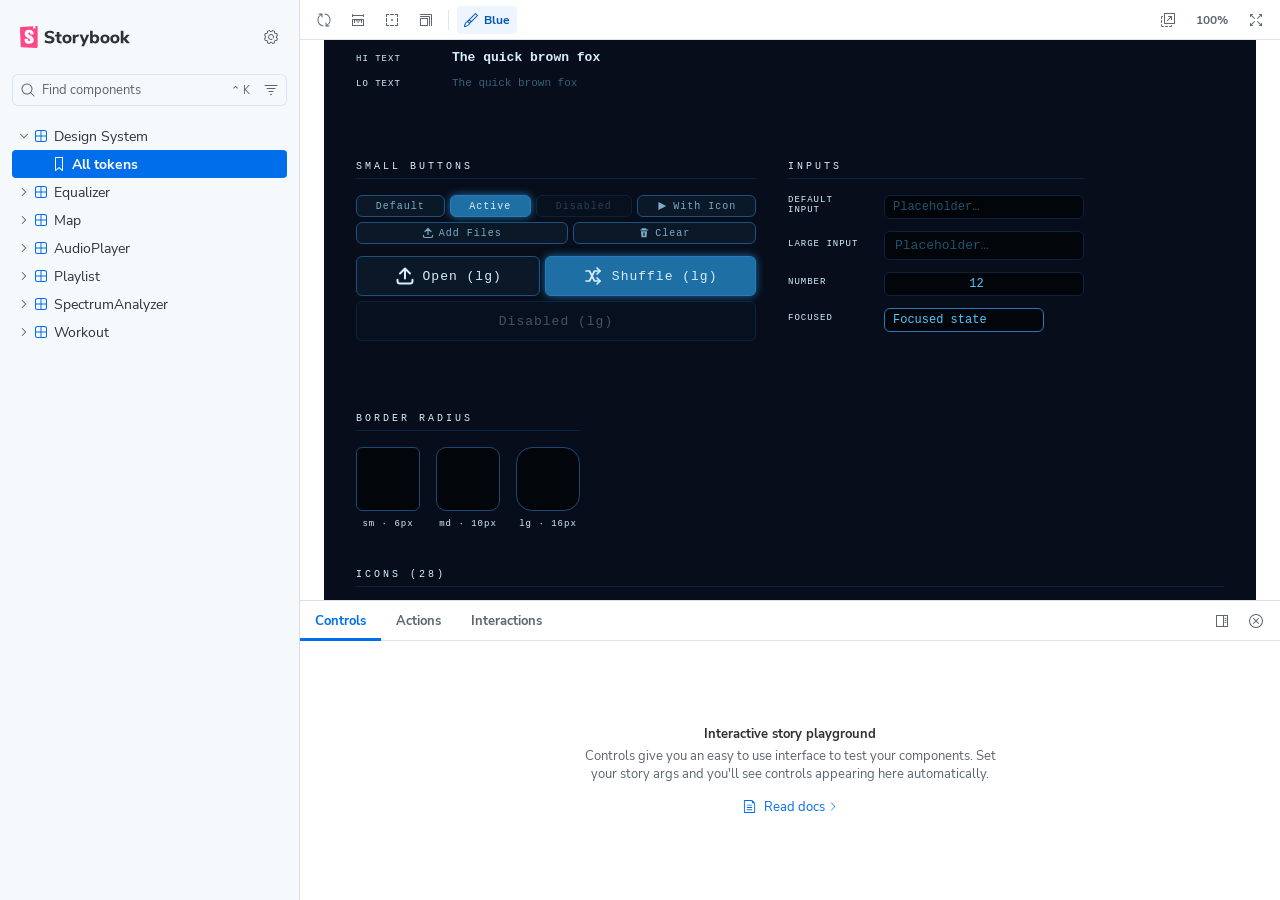
<file: index.html>
<!DOCTYPE html>
<html lang="en">
  <head>
    <meta charset="utf-8" />

    <title>storybook - Storybook</title>
    <meta name="viewport" content="width=device-width, initial-scale=1" />

    
    <link rel="icon" type="image/svg+xml" href="./favicon.svg" />
    
    <style>
      @font-face {
        font-family: 'Nunito Sans';
        font-style: normal;
        font-weight: 400;
        font-display: swap;
        src: url('./sb-common-assets/nunito-sans-regular.woff2') format('woff2');
      }

      @font-face {
        font-family: 'Nunito Sans';
        font-style: italic;
        font-weight: 400;
        font-display: swap;
        src: url('./sb-common-assets/nunito-sans-italic.woff2') format('woff2');
      }

      @font-face {
        font-family: 'Nunito Sans';
        font-style: normal;
        font-weight: 700;
        font-display: swap;
        src: url('./sb-common-assets/nunito-sans-bold.woff2') format('woff2');
      }

      @font-face {
        font-family: 'Nunito Sans';
        font-style: italic;
        font-weight: 700;
        font-display: swap;
        src: url('./sb-common-assets/nunito-sans-bold-italic.woff2') format('woff2');
      }
    </style>

    <link href="./sb-manager/runtime.js" rel="modulepreload" />

    
    <link href="./sb-addons/common-manager-bundle.js" rel="modulepreload" />
      <style>
    #storybook-checklist-widget {
        display: none !important;
    }
</style>
 

    <style>
      #storybook-root[hidden] {
        display: none !important;
      }
    </style>

    
  </head>
  <body>
    <div id="root"></div>

    
    <script>
      
        
          window['FEATURES'] = {
  "actions": true,
  "argTypeTargetsV7": true,
  "backgrounds": true,
  "changeDetection": true,
  "componentsManifest": false,
  "controls": true,
  "disallowImplicitActionsInRenderV8": true,
  "highlight": true,
  "interactions": true,
  "legacyDecoratorFileOrder": false,
  "measure": true,
  "outline": true,
  "sidebarOnboardingChecklist": true,
  "viewport": true
};
        
      
        
          window['REFS'] = {};
        
      
        
          window['LOGLEVEL'] = "info";
        
      
        
          window['DOCS_OPTIONS'] = {};
        
      
        
          window['CONFIG_TYPE'] = "PRODUCTION";
        
      
        
      
        
      
        
          window['TAGS_OPTIONS'] = {};
        
      
        
          window['STORYBOOK_BUILDER'] = "vite";
        
      
        
          window['STORYBOOK_FRAMEWORK'] = "react-vite";
        
      
        
          window['STORYBOOK_RENDERER'] = "react";
        
      
        
      
    </script>
    

    <script type="module">
      import './sb-manager/globals-runtime.js';

      
        import './sb-addons/common-manager-bundle.js';
      

      import './sb-manager/runtime.js';
    </script>
  </body>
</html>
</file>
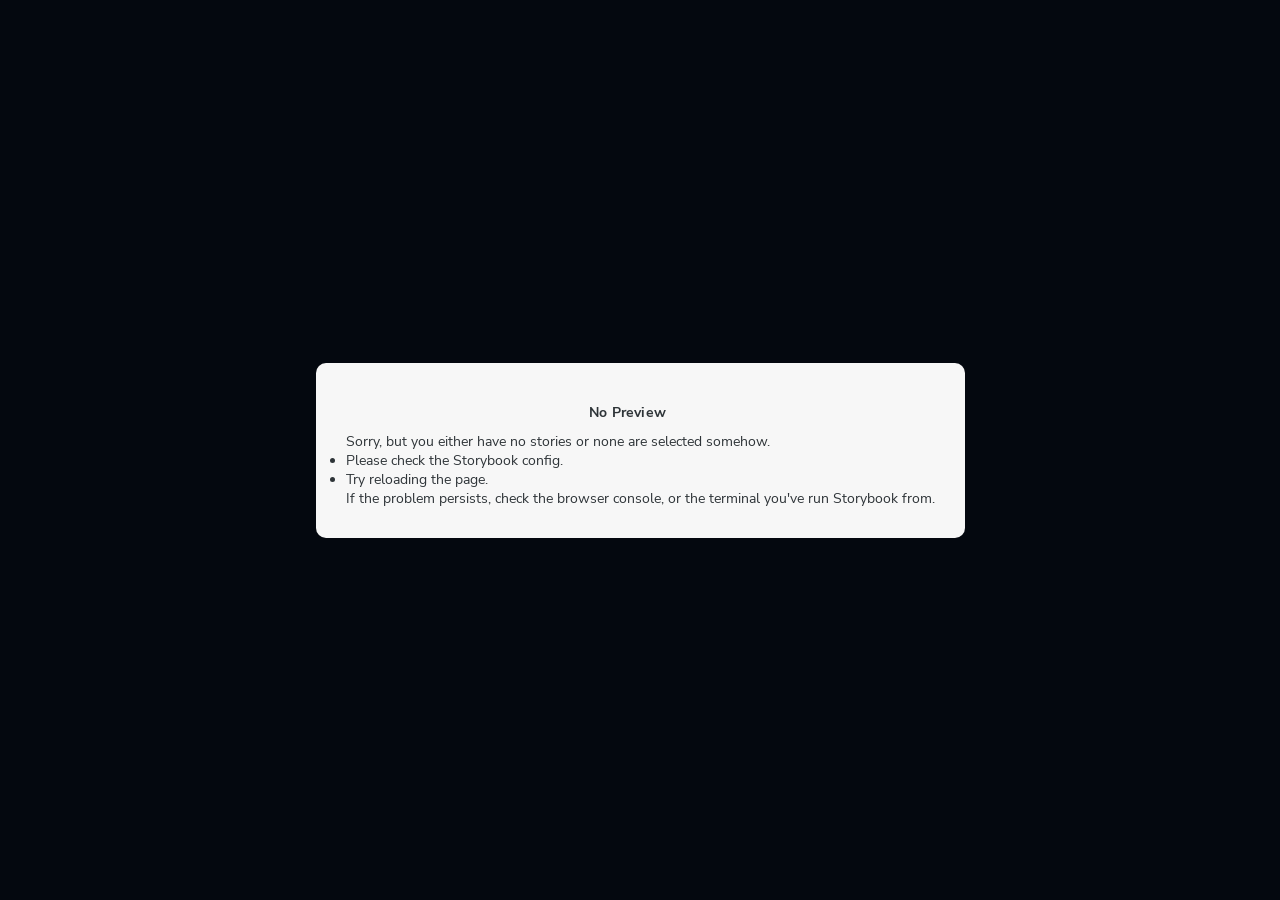
<file: iframe.html>
<!doctype html>
<!--suppress HtmlUnknownTarget -->
<html lang="en">
  <head><script type="module" src="./vite-inject-mocker-entry.js"></script>
    <meta charset="utf-8" />
    <title>Storybook</title>
    <meta name="viewport" content="width=device-width, initial-scale=1" />

    <style>
      @font-face {
        font-family: 'Nunito Sans';
        font-style: normal;
        font-weight: 400;
        font-display: swap;
        src: url('./sb-common-assets/nunito-sans-regular.woff2') format('woff2');
      }

      @font-face {
        font-family: 'Nunito Sans';
        font-style: italic;
        font-weight: 400;
        font-display: swap;
        src: url('./sb-common-assets/nunito-sans-italic.woff2') format('woff2');
      }

      @font-face {
        font-family: 'Nunito Sans';
        font-style: normal;
        font-weight: 700;
        font-display: swap;
        src: url('./sb-common-assets/nunito-sans-bold.woff2') format('woff2');
      }

      @font-face {
        font-family: 'Nunito Sans';
        font-style: italic;
        font-weight: 700;
        font-display: swap;
        src: url('./sb-common-assets/nunito-sans-bold-italic.woff2') format('woff2');
      }
    </style>

    <script>
      window.CONFIG_TYPE = 'PRODUCTION';
      window.LOGLEVEL = 'info';
      window.FRAMEWORK_OPTIONS = {"viteConfigPath":"../vite.config.js"};
      window.CHANNEL_OPTIONS = {};
      window.FEATURES = {"actions":true,"argTypeTargetsV7":true,"backgrounds":true,"changeDetection":true,"componentsManifest":false,"controls":true,"disallowImplicitActionsInRenderV8":true,"highlight":true,"interactions":true,"legacyDecoratorFileOrder":false,"measure":true,"outline":true,"sidebarOnboardingChecklist":true,"viewport":true};
      window.STORIES = [{"titlePrefix":"","directory":"../packages","files":"*/src/**/*.stories.@(js|jsx)","importPathMatcher":"^(?:\\.\\.\\/packages\\/(?!\\.)(?=.)[^/]*?\\/src(?:\\/(?!\\.)(?:(?:(?!(?:^|\\/)\\.).)*?)\\/|\\/|$)(?!\\.)(?=.)[^/]*?\\.stories\\.(js|jsx))$"}];
      window.DOCS_OPTIONS = {};
      window.TAGS_OPTIONS = {};

      

      // We do this so that "module && module.hot" etc. in Storybook source code
      // doesn't fail (it will simply be disabled)
      window.module = undefined;
      window.global = window;
    </script>
    <base target="_parent" />

<style>
  /* While we aren't showing the main block yet, but still preparing, we want everything the user has rendered, which may or may not be in #storybook-root, to be display none */
  .sb-show-preparing-story:not(.sb-show-main) > :not(.sb-preparing-story) {
    display: none;
  }

  .sb-show-preparing-docs:not(.sb-show-main) > :not(.sb-preparing-docs) {
    display: none;
  }

  /* Hide our own blocks when we aren't supposed to be showing them */
  :not(.sb-show-preparing-story) > .sb-preparing-story,
  :not(.sb-show-preparing-docs) > .sb-preparing-docs,
  :not(.sb-show-nopreview) > .sb-nopreview,
  :not(.sb-show-errordisplay) > .sb-errordisplay {
    display: none;
  }

  .sb-show-main.sb-main-centered {
    margin: 0;
    display: flex;
    align-items: center;
    min-height: 100vh;
  }

  .sb-show-main.sb-main-centered #storybook-root {
    box-sizing: border-box;
    margin: auto;
    padding: 1rem;
    max-height: 100%;
    /* Hack for centering correctly in IE11 */
  }

  /* Vertical centering fix for IE11 */
  @media screen and (-ms-high-contrast: none), (-ms-high-contrast: active) {
    .sb-show-main.sb-main-centered:after {
      content: '';
      min-height: inherit;
      font-size: 0;
    }
  }

  .sb-show-main.sb-main-fullscreen {
    margin: 0;
    padding: 0;
    display: block;
  }

  .sb-show-main.sb-main-padded {
    margin: 0;
    padding: 1rem;
    display: block;
    box-sizing: border-box;
  }

  .sb-wrapper {
    position: fixed;
    top: 0;
    bottom: 0;
    left: 0;
    right: 0;
    box-sizing: border-box;

    padding: 40px;
    font-family:
      'Nunito Sans',
      -apple-system,
      '.SFNSText-Regular',
      'San Francisco',
      BlinkMacSystemFont,
      'Segoe UI',
      'Helvetica Neue',
      Helvetica,
      Arial,
      sans-serif;
    -webkit-font-smoothing: antialiased;
    overflow: auto;
  }

  @media (max-width: 700px) {
    .sb-wrapper {
      padding: 20px;
    }
  }

  @media (max-width: 500px) {
    .sb-wrapper {
      padding: 10px;
    }
  }

  .sb-heading {
    font-size: 14px;
    font-weight: 600;
    letter-spacing: 0.2px;
    margin: 10px 0;
    padding-right: 25px;
  }

  .sb-nopreview {
    display: flex;
    align-content: center;
    justify-content: center;
    box-sizing: border-box;
  }

  .sb-nopreview_main {
    margin: auto;
    padding: 30px;
    border-radius: 10px;
    background: rgb(247, 247, 247);
    color: rgb(46, 52, 56);
  }

  .sb-nopreview_main * {
    background: rgb(247, 247, 247);
    color: rgb(46, 52, 56);
  }

  .sb-nopreview_heading {
    text-align: center;
  }

  .sb-errordisplay {
    background: #f6f9fc;
    color: black;
    z-index: 999999;
    width: 100vw;
    min-height: 100vh;
    box-sizing: border-box;
  }

  .sb-errordisplay_main {
    margin: auto;
    padding: 24px;
    display: flex;
    box-sizing: border-box;

    flex-direction: column;
    min-height: 100%;
    width: 100%;
    border-radius: 6px;
    background: white;
    color: black;
    border: 1px solid #ff0000;
    box-shadow: 0 0 64px rgba(0, 0, 0, 0.1);
    gap: 24px;
  }

  .sb-errordisplay_main ol {
    padding-left: 18px;
    margin: 0;
  }

  /* Redefine colors to ensure readability regardless of user-provided * selectors. */
  .sb-errordisplay_main * {
    background: white;
    color: black;
  }

  /* Exclude error code block from the universal reset to preserve ANSI colors and dark theme */
  .sb-errordisplay_main .sb-errordisplay_code,
  .sb-errordisplay_main .sb-errordisplay_code * {
    background: #242424;
    color: #c6c6c6;
  }

  .sb-errordisplay_main h1 {
    font-family: inherit;
    font-size: 22px;
    font-weight: 400;
    line-height: 30px;
    margin: 0;
  }

  .sb-errordisplay_main h1::before {
    content: '';
    display: inline-block;
    width: 12px;
    height: 12px;
    background: #ff4400;
    border-radius: 50%;
    margin-right: 8px;
  }

  .sb-errordisplay_main p,
  .sb-errordisplay_main ol {
    font-family: inherit;
    font-size: 14px;
    font-weight: 400;
    line-height: 19px;
    margin: 0;
  }

  .sb-errordisplay_main li + li {
    margin: 0;
    padding: 0;
    padding-top: 12px;
  }

  .sb-errordisplay_main a {
    color: currentColor;
  }

  .sb-errordisplay_main .sb-errordisplay_code {
    padding: 10px;
    flex: 1;
    background: #242424;
    color: #c6c6c6;
    box-sizing: border-box;

    font-size: 14px;
    font-weight: 400;
    line-height: 19px;
    border-radius: 4px;

    font-family:
      'Operator Mono', 'Fira Code Retina', 'Fira Code', 'FiraCode-Retina', 'Andale Mono',
      'Lucida Console', Consolas, Monaco, monospace;
    margin: 0;
    overflow: auto;
  }

  .sb-errordisplay_main .sb-errordisplay_code code {
    background-color: inherit;
    color: inherit;
  }

  .sb-errordisplay_main .sb-errordisplay_code {
    white-space: pre-wrap;
  }

  @-webkit-keyframes sb-rotate360 {
    from {
      transform: rotate(0deg);
    }

    to {
      transform: rotate(360deg);
    }
  }

  @keyframes sb-rotate360 {
    from {
      transform: rotate(0deg);
    }

    to {
      transform: rotate(360deg);
    }
  }

  @-webkit-keyframes sb-glow {
    0%,
    100% {
      opacity: 1;
    }

    50% {
      opacity: 0.4;
    }
  }

  @keyframes sb-glow {
    0%,
    100% {
      opacity: 1;
    }

    50% {
      opacity: 0.4;
    }
  }

  /* We display the preparing loaders *over* the rendering story */
  .sb-preparing-story,
  .sb-preparing-docs {
    background-color: white;
    /* Maximum possible z-index. It would be better to use stacking contexts to ensure it's always
    on top, but this isn't possible as it would require making CSS changes that could affect user code */
    z-index: 2147483647;
  }

  .sb-loader {
    -webkit-animation: sb-rotate360 0.7s linear infinite;
    animation: sb-rotate360 0.7s linear infinite;
    border-color: rgba(97, 97, 97, 0.29);
    border-radius: 50%;
    border-style: solid;
    border-top-color: #646464;
    border-width: 2px;
    display: inline-block;
    height: 32px;
    left: 50%;
    margin-left: -16px;
    margin-top: -16px;
    mix-blend-mode: difference;
    overflow: hidden;
    position: absolute;
    top: 50%;
    transition: all 200ms ease-out;
    vertical-align: top;
    width: 32px;
    z-index: 4;
  }

  .sb-previewBlock {
    background: #fff;
    border: 1px solid rgba(0, 0, 0, 0.1);
    border-radius: 4px;
    box-shadow: rgba(0, 0, 0, 0.1) 0 1px 3px 0;
    margin: 25px auto 40px;
    max-width: 600px;
  }

  .sb-previewBlock_header {
    align-items: center;
    box-shadow: rgba(0, 0, 0, 0.1) 0 -1px 0 0 inset;
    display: flex;
    gap: 14px;
    height: 40px;
    padding: 0 12px;
  }

  .sb-previewBlock_icon {
    -webkit-animation: sb-glow 1.5s ease-in-out infinite;
    animation: sb-glow 1.5s ease-in-out infinite;
    background: #e6e6e6;
    height: 14px;
    width: 14px;
  }

  .sb-previewBlock_icon:last-child {
    margin-left: auto;
  }

  .sb-previewBlock_body {
    -webkit-animation: sb-glow 1.5s ease-in-out infinite;
    animation: sb-glow 1.5s ease-in-out infinite;
    height: 182px;
    position: relative;
  }

  .sb-argstableBlock {
    border-collapse: collapse;
    border-spacing: 0;
    font-size: 13px;
    line-height: 20px;
    margin: 25px auto 40px;
    max-width: 600px;
    text-align: left;
    width: 100%;
  }

  .sb-argstableBlock th:first-of-type,
  .sb-argstableBlock td:first-of-type {
    padding-left: 20px;
  }

  .sb-argstableBlock th:nth-of-type(2),
  .sb-argstableBlock td:nth-of-type(2) {
    width: 35%;
  }

  .sb-argstableBlock th:nth-of-type(3),
  .sb-argstableBlock td:nth-of-type(3) {
    width: 15%;
  }

  .sb-argstableBlock th:last-of-type,
  .sb-argstableBlock td:last-of-type {
    width: 25%;
    padding-right: 20px;
  }

  .sb-argstableBlock th span,
  .sb-argstableBlock td span {
    -webkit-animation: sb-glow 1.5s ease-in-out infinite;
    animation: sb-glow 1.5s ease-in-out infinite;
    background-color: rgba(0, 0, 0, 0.1);
    border-radius: 0;
    box-shadow: none;
    color: transparent;
  }

  .sb-argstableBlock th {
    padding: 10px 15px;
  }

  .sb-argstableBlock-body {
    border-radius: 4px;
    box-shadow:
      rgba(0, 0, 0, 0.1) 0 1px 3px 1px,
      rgba(0, 0, 0, 0.065) 0 0 0 1px;
  }

  .sb-argstableBlock-body tr {
    background: transparent;
    overflow: hidden;
  }

  .sb-argstableBlock-body tr:not(:first-child) {
    border-top: 1px solid #e6e6e6;
  }

  .sb-argstableBlock-body tr:first-child td:first-child {
    border-top-left-radius: 4px;
  }

  .sb-argstableBlock-body tr:first-child td:last-child {
    border-top-right-radius: 4px;
  }

  .sb-argstableBlock-body tr:last-child td:first-child {
    border-bottom-left-radius: 4px;
  }

  .sb-argstableBlock-body tr:last-child td:last-child {
    border-bottom-right-radius: 4px;
  }

  .sb-argstableBlock-body td {
    background: #fff;
    padding-bottom: 10px;
    padding-top: 10px;
    vertical-align: top;
  }

  .sb-argstableBlock-body td:not(:first-of-type) {
    padding-left: 15px;
    padding-right: 15px;
  }

  .sb-argstableBlock-body button {
    -webkit-animation: sb-glow 1.5s ease-in-out infinite;
    animation: sb-glow 1.5s ease-in-out infinite;
    background-color: rgba(0, 0, 0, 0.1);
    border: 0;
    border-radius: 0;
    box-shadow: none;
    color: transparent;
    display: inline;
    font-size: 12px;
    line-height: 1;
    padding: 10px 16px;
  }

  .sb-argstableBlock-summary {
    margin-top: 4px;
  }

  .sb-argstableBlock-code {
    margin-right: 4px;
    margin-bottom: 4px;
    padding: 2px 5px;
  }

  .sb-sr-only,
  .sb-hidden-until-focus:not(:focus) {
    position: absolute;
    width: 1px;
    height: 1px;
    padding: 0px;
    margin: -1px;
    overflow: hidden;
    clip: rect(0, 0, 0, 0);
    border: none;
  }

  .sb-hidden-until-focus {
    opacity: 0;
    transition: opacity 150ms ease-out;
  }

  .sb-hidden-until-focus:focus {
    opacity: 1;
  }
</style>

<script>
  /* globals window */
  try {
    if (window.top !== window) {
      window.__REACT_DEVTOOLS_GLOBAL_HOOK__ = window.top.__REACT_DEVTOOLS_GLOBAL_HOOK__;
      window.__VUE_DEVTOOLS_GLOBAL_HOOK__ = window.top.__VUE_DEVTOOLS_GLOBAL_HOOK__;
      window.top.__VUE_DEVTOOLS_CONTEXT__ = window.document;
    }
  } catch (e) {
    // eslint-disable-next-line no-console
    console.warn('unable to connect to top frame for connecting dev tools');
  }
</script>

    <script type="module" crossorigin src="./assets/iframe-CcVE1KY9.js"></script>
    <link rel="modulepreload" crossorigin href="./assets/chunk-DnJy8xQt.js">
    <link rel="modulepreload" crossorigin href="./assets/preload-helper-DVWkohm0.js">
    <link rel="stylesheet" crossorigin href="./assets/iframe-CO7cI2UC.css">
  </head>

  <body>
    <div class="sb-preparing-story sb-wrapper">
  <div class="sb-loader"></div>
</div>

<div class="sb-preparing-docs sb-wrapper">
  <div class="sb-previewBlock">
    <div class="sb-previewBlock_header">
      <div class="sb-previewBlock_icon"></div>
      <div class="sb-previewBlock_icon"></div>
      <div class="sb-previewBlock_icon"></div>
      <div class="sb-previewBlock_icon"></div>
    </div>
    <div class="sb-previewBlock_body">
      <div class="sb-loader"></div>
    </div>
  </div>
  <table aria-hidden="true" class="sb-argstableBlock">
    <thead class="sb-argstableBlock-head">
      <tr>
        <th><span>Name</span></th>
        <th><span>Description</span></th>
        <th><span>Default</span></th>
        <th><span>Control </span></th>
      </tr>
    </thead>
    <tbody class="sb-argstableBlock-body">
      <tr>
        <td><span>propertyName</span><span title="Required">*</span></td>
        <td>
          <div><span>This is a short description</span></div>
          <div class="sb-argstableBlock-summary">
            <div><span class="sb-argstableBlock-code">summary</span></div>
          </div>
        </td>
        <td>
          <div><span class="sb-argstableBlock-code">defaultValue</span></div>
        </td>
        <td><button>Set string</button></td>
      </tr>
      <tr>
        <td><span>propertyName</span><span>*</span></td>
        <td>
          <div><span>This is a short description</span></div>
          <div class="sb-argstableBlock-summary">
            <div><span class="sb-argstableBlock-code">summary</span></div>
          </div>
        </td>
        <td>
          <div><span class="sb-argstableBlock-code">defaultValue</span></div>
        </td>
        <td><button>Set string</button></td>
      </tr>
      <tr>
        <td><span>propertyName</span><span>*</span></td>
        <td>
          <div><span>This is a short description</span></div>
          <div class="sb-argstableBlock-summary">
            <div><span class="sb-argstableBlock-code">summary</span></div>
          </div>
        </td>
        <td>
          <div><span class="sb-argstableBlock-code">defaultValue</span></div>
        </td>
        <td><button>Set string</button></td>
      </tr>
    </tbody>
  </table>
</div>

<div class="sb-nopreview sb-wrapper">
  <div class="sb-nopreview_main">
    <h1 class="sb-nopreview_heading sb-heading">No Preview</h1>
    <p>Sorry, but you either have no stories or none are selected somehow.</p>
    <ul>
      <li>Please check the Storybook config.</li>
      <li>Try reloading the page.</li>
    </ul>
    <p>
      If the problem persists, check the browser console, or the terminal you've run Storybook from.
    </p>
  </div>
</div>

<div class="sb-errordisplay sb-wrapper">
  <div class="sb-errordisplay_main">
    <h1 id="error-message"></h1>
    <p>
      The component failed to render properly, likely due to a configuration issue in Storybook.
      Here are some common causes and how you can address them:
    </p>
    <ol>
      <li>
        <strong>Missing Context/Providers</strong>: You can use decorators to supply specific
        contexts or providers, which are sometimes necessary for components to render correctly. For
        detailed instructions on using decorators, please visit the
        <a href="https://storybook.js.org/docs/writing-stories/decorators"
          >Decorators documentation</a
        >.
      </li>
      <li>
        <strong>Misconfigured Webpack or Vite</strong>: Verify that Storybook picks up all necessary
        settings for loaders, plugins, and other relevant parameters. You can find step-by-step
        guides for configuring
        <a href="https://storybook.js.org/docs/builders/webpack">Webpack</a> or
        <a href="https://storybook.js.org/docs/builders/vite">Vite</a>
        with Storybook.
      </li>
      <li>
        <strong>Missing Environment Variables</strong>: Your Storybook may require specific
        environment variables to function as intended. You can set up custom environment variables
        as outlined in the
        <a href="https://storybook.js.org/docs/configure/environment-variables"
          >Environment Variables documentation</a
        >.
      </li>
    </ol>
    <pre class="sb-errordisplay_code"><code id="error-stack"></code></pre>
  </div>
</div>

    <div id="storybook-root"></div>
    <div id="storybook-docs"></div>
    <script>
      function __onViteAppLoadingError(event) {
        const hostname = globalThis.location.hostname;
        if (hostname !== 'localhost' && globalThis.CONFIG_TYPE === 'DEVELOPMENT') {
          const message = `Failed to load the Storybook preview file 'vite-app.js':

      It looks like you're visiting the Storybook development server on another hostname than localhost: '${hostname}', but you haven't configured the necessary security features to support this.
      Please re-run your Storybook development server with the '--host ${hostname}' flag, or manually configure your Vite allowedHosts configuration with viteFinal.

      See:`;
          const docs = [
            'https://storybook.js.org/docs/api/cli-options#dev',
            'https://storybook.js.org/docs/api/main-config/main-config-vite-final',
            'https://vite.dev/config/server-options.html#server-allowedhosts',
          ];
          console.error(`${message}\n${docs.map((doc) => `- ${doc}`).join('\n')}`);

          document.getElementById('storybook-root').innerHTML =
            `<p style="color: red; max-width: 70ch">${message.replaceAll(
              '\n',
              '<br/>'
            )}<ul>${docs.map((doc) => `<li><a href='${doc}' target='_blank'>${doc}</a></li>`).join('')}</ul></p>`;
          return;
        }
      }
    </script>
  </body>
</html>
</file>
<file: assets/iframe-CO7cI2UC.css>
:root,[data-theme=blue]{--bg:#04080f;--bg-panel:#070d1a;--bg-panel2:#05101f;--bg-inset:#020509;--bg-header-grad:linear-gradient(180deg, #081628 0%, #04080f 100%);--bg-player-grad:linear-gradient(180deg, #081830 0%, var(--bg-panel) 100%);--bg-pl-header:#081428;--border-dim:#0d2240;--border-mid:#1a4a78;--border-glow:#2a7abf;--accent:#4fc7ff;--accent-dim:#1e6fa3;--accent-glow:0 0 8px #4fc7ffaa;--text-hi:#d8eeff;--text-mid:#7aadc8;--text-lo:#3a607a;--btn-face:#0a1828;--btn-hover:#0e2540;--btn-active:#061420;--btn-border:#1d5280;--slider-track:#0a1e35;--pl-item-hover:#0c1e35;--pl-item-active:#0a2544;--pl-item-border:#080f1c;--scrollbar-track:#020609;--scrollbar-thumb:#143050;--green:#0f8;--eq-negative:#f66;--viz-bg:#020509;--viz-line:#8cf;--viz-glow:#06f;--viz-bar-lo:#e0f4ff;--viz-bar-mid:#adf;--viz-bar-hi:#8cf;--viz-bar-peak:#6af}[data-theme=chrome]{--bg:#1a1a1c;--bg-panel:#222226;--bg-panel2:#1e1e22;--bg-inset:#111113;--bg-header-grad:linear-gradient(180deg, #2e2e34 0%, #1a1a1c 100%);--bg-player-grad:linear-gradient(180deg, #2a2a30 0%, var(--bg-panel) 100%);--bg-pl-header:#28282e;--border-dim:#3a3a42;--border-mid:#606068;--border-glow:#909098;--accent:#d0d8e8;--accent-dim:#8890a0;--accent-glow:0 0 8px #c0c8d8aa;--text-hi:#f0f0f4;--text-mid:#a0a8b8;--text-lo:#505860;--btn-face:#2a2a30;--btn-hover:#363640;--btn-active:#1e1e24;--btn-border:#505058;--slider-track:#1c1c22;--pl-item-hover:#2a2a32;--pl-item-active:#32323c;--pl-item-border:#222228;--scrollbar-track:#111114;--scrollbar-thumb:#404048;--green:#8fc;--eq-negative:#aac;--viz-bg:#111113;--viz-line:#fff;--viz-glow:#888;--viz-bar-lo:#505868;--viz-bar-mid:#8090a0;--viz-bar-hi:#c0c8d8;--viz-bar-peak:#fff}[data-theme=neon]{--bg:#0a0010;--bg-panel:#0d0018;--bg-panel2:#0b0015;--bg-inset:#060009;--bg-header-grad:linear-gradient(180deg, #180028 0%, #0a0010 100%);--bg-player-grad:linear-gradient(180deg, #160024 0%, var(--bg-panel) 100%);--bg-pl-header:#110020;--border-dim:#2a0045;--border-mid:#6000aa;--border-glow:#a020f0;--accent:#df80ff;--accent-dim:#8020b0;--accent-glow:0 0 10px #df80ffaa;--text-hi:#f0d8ff;--text-mid:#b070d8;--text-lo:#602888;--btn-face:#130020;--btn-hover:#200035;--btn-active:#0a0015;--btn-border:#500090;--slider-track:#110018;--pl-item-hover:#180028;--pl-item-active:#200035;--pl-item-border:#0e0018;--scrollbar-track:#060009;--scrollbar-thumb:#3a0060;--green:#0fc;--eq-negative:#f4a;--viz-bg:#060009;--viz-line:#0fa;--viz-glow:#f0f;--viz-bar-lo:#0fa;--viz-bar-mid:#cf0;--viz-bar-hi:#f80;--viz-bar-peak:#ff2020}[data-theme=forest]{--bg:#010a03;--bg-panel:#020e05;--bg-panel2:#020c04;--bg-inset:#010602;--bg-header-grad:linear-gradient(180deg, #041a08 0%, #010a03 100%);--bg-player-grad:linear-gradient(180deg, #051e0a 0%, var(--bg-panel) 100%);--bg-pl-header:#031508;--border-dim:#0a2e10;--border-mid:#1a6630;--border-glow:#28a048;--accent:#0f8;--accent-dim:#094;--accent-glow:0 0 10px #0f8a;--text-hi:#ccffe0;--text-mid:#60cc80;--text-lo:#235530;--btn-face:#031508;--btn-hover:#072010;--btn-active:#020e05;--btn-border:#1a5828;--slider-track:#041208;--pl-item-hover:#061a0b;--pl-item-active:#082214;--pl-item-border:#030e06;--scrollbar-track:#010602;--scrollbar-thumb:#0f4020;--green:#0fa;--eq-negative:#f80;--viz-bg:#010602;--viz-line:#0f8;--viz-glow:#0f84;--viz-bar-lo:#0a4020;--viz-bar-mid:#1a6630;--viz-bar-hi:#0f8;--viz-bar-peak:#ccffe0}[data-theme=crimson]{--bg:#0a0000;--bg-panel:#100;--bg-panel2:#0e0000;--bg-inset:#060000;--bg-header-grad:linear-gradient(180deg, #200005 0%, #0a0000 100%);--bg-player-grad:linear-gradient(180deg, #1c0005 0%, var(--bg-panel) 100%);--bg-pl-header:#180004;--border-dim:#300008;--border-mid:#780010;--border-glow:#cc001a;--accent:#f35;--accent-dim:#990020;--accent-glow:0 0 10px #f35a;--text-hi:#ffe0e6;--text-mid:#cc6070;--text-lo:#661828;--btn-face:#180004;--btn-hover:#260008;--btn-active:#100003;--btn-border:#660015;--slider-track:#140003;--pl-item-hover:#200006;--pl-item-active:#2a000a;--pl-item-border:#100003;--scrollbar-track:#060000;--scrollbar-thumb:#440010;--green:#f60;--eq-negative:#f90;--viz-bg:#060000;--viz-line:#f35;--viz-glow:red;--viz-bar-lo:#f60;--viz-bar-mid:#f30;--viz-bar-hi:#f14;--viz-bar-peak:#f03}[data-theme=scarlet]{--bg:#f5f5f5;--bg-panel:#efefef;--bg-panel2:#f0f0f0;--bg-inset:#e8e8e8;--bg-header-grad:linear-gradient(180deg, #fff 0%, #f5f5f5 100%);--bg-player-grad:linear-gradient(180deg, #fff 0%, var(--bg-panel) 100%);--bg-pl-header:#f8f8f8;--border-dim:#dcdcdc;--border-mid:#c8c8c8;--border-glow:#c02;--accent:#c02;--accent-dim:#990018;--accent-glow:0 0 8px #c025;--text-hi:#1a1a1a;--text-mid:#555;--text-lo:#aaa;--btn-face:#ebebeb;--btn-hover:#e0e0e0;--btn-active:#d8d8d8;--btn-border:#ccc;--slider-track:#e0e0e0;--pl-item-hover:#f0e8ea;--pl-item-active:#f5e0e3;--pl-item-border:#ececec;--scrollbar-track:#ececec;--scrollbar-thumb:#ccc;--green:#094;--eq-negative:#c02;--viz-bg:#e8e8e8;--viz-line:#c02;--viz-glow:#f03;--viz-bar-lo:#f67;--viz-bar-mid:#e13;--viz-bar-hi:#c02;--viz-bar-peak:#990018}[data-theme=snow]{--bg:#fff;--bg-panel:#f8fafc;--bg-panel2:#f4f7fa;--bg-inset:#eef2f7;--bg-header-grad:linear-gradient(180deg, #fff 0%, #f8fafc 100%);--bg-player-grad:linear-gradient(180deg, #fff 0%, var(--bg-panel) 100%);--bg-pl-header:#f8fafc;--border-dim:#e8eef5;--border-mid:#d0dcea;--border-glow:#b0c8e0;--accent:#a8c4d8;--accent-dim:#7896aa;--accent-glow:0 0 10px #a8c4d844;--text-hi:#2c3a44;--text-mid:#7a96a8;--text-lo:#b8ccd8;--btn-face:#f0f4f8;--btn-hover:#e8f0f6;--btn-active:#dde8f0;--btn-border:#d0dce8;--slider-track:#e4edf5;--pl-item-hover:#eef4f8;--pl-item-active:#e4eef6;--pl-item-border:#eef2f7;--scrollbar-track:#f0f4f8;--scrollbar-thumb:#c8d8e4;--green:#60a8c0;--eq-negative:#90b8cc;--viz-bg:#eef2f7;--viz-line:#7aacc4;--viz-glow:#a8c4d8;--viz-bar-lo:#b8d4e4;--viz-bar-mid:#90b8cc;--viz-bar-hi:#6898b4;--viz-bar-peak:#4878a0}[data-theme=batman]{--bg:#050505;--bg-panel:#0d0d0d;--bg-panel2:#121212;--bg-inset:#020202;--bg-header-grad:linear-gradient(180deg, #1a1a15 0%, #050505 100%);--bg-player-grad:linear-gradient(180deg, #151510 0%, var(--bg-panel) 100%);--bg-pl-header:#1a1a18;--border-dim:#252520;--border-mid:#3a3a30;--border-glow:#555540;--accent:#a25e17;--accent-dim:#4d2d0b;--accent-glow:0 0 10px #a25e1744;--text-hi:#d1d1c7;--text-mid:#7f8086;--text-lo:#40403a;--btn-face:#141412;--btn-hover:#1f1f1c;--btn-active:#0a0a09;--btn-border:#2d2926;--slider-track:#080808;--pl-item-hover:#181815;--pl-item-active:#22221e;--pl-item-border:#0a0a08;--scrollbar-track:#050505;--scrollbar-thumb:#33332d;--viz-bg:#020202;--viz-line:#a25e17;--viz-glow:#4d2d0b;--viz-bar-lo:#1a1a15;--viz-bar-mid:#3d3d30;--viz-bar-hi:#8a6d3b;--viz-bar-peak:#d4a017}[data-theme=cyberpunk]{--bg:#0a0510;--bg-panel:#120a1d;--bg-panel2:#0f0818;--bg-inset:#050208;--bg-header-grad:linear-gradient(180deg, #1e0f30 0%, #0a0510 100%);--bg-player-grad:linear-gradient(180deg, #1a0d2a 0%, var(--bg-panel) 100%);--bg-pl-header:#160c24;--border-dim:#301a4a;--border-mid:#8040ff;--border-glow:#f0e040;--accent:#f0e040;--accent-dim:#a09020;--accent-glow:0 0 10px #f0e04088;--text-hi:#fff;--text-mid:#bc90ff;--text-lo:#5a4080;--btn-face:#1a0d2a;--btn-hover:#25123d;--btn-active:#12091d;--btn-border:#8040ff;--slider-track:#140a1d;--pl-item-hover:#1e0f30;--pl-item-active:#2a1545;--pl-item-border:#120a1d;--scrollbar-track:#050208;--scrollbar-thumb:#8040ff;--green:#0fa;--eq-negative:#f05;--viz-bg:#050208;--viz-line:#f0e040;--viz-glow:#f0f;--viz-bar-lo:#8040ff;--viz-bar-mid:#bc90ff;--viz-bar-hi:#f0e040;--viz-bar-peak:#fff}[data-theme=deep-sea]{--bg:#000a0d;--bg-panel:#00141a;--bg-panel2:#001015;--bg-inset:#000507;--bg-header-grad:linear-gradient(180deg, #00222b 0%, #000a0d 100%);--bg-player-grad:linear-gradient(180deg, #001f28 0%, var(--bg-panel) 100%);--bg-pl-header:#001a21;--border-dim:#002d38;--border-mid:#006075;--border-glow:#00f2ff;--accent:#00f2ff;--accent-dim:#008a99;--accent-glow:0 0 10px #00f2ff66;--text-hi:#e0faff;--text-mid:#52aab5;--text-lo:#1e5359;--btn-face:#001e26;--btn-hover:#002a35;--btn-active:#00151a;--btn-border:#006075;--slider-track:#000e12;--pl-item-hover:#00242e;--pl-item-active:#00303d;--pl-item-border:#00141a;--scrollbar-track:#000507;--scrollbar-thumb:#004d5e;--green:#4fc;--eq-negative:#f86;--viz-bg:#000507;--viz-line:#00f2ff;--viz-glow:#08f;--viz-bar-lo:#004d5e;--viz-bar-mid:#008a99;--viz-bar-hi:#00f2ff;--viz-bar-peak:#e0faff}[data-theme=amber]{--bg:#0a0800;--bg-panel:#120f00;--bg-panel2:#0f0c00;--bg-inset:#050400;--bg-header-grad:linear-gradient(180deg, #1a1500 0%, #0a0800 100%);--bg-player-grad:linear-gradient(180deg, #181200 0%, var(--bg-panel) 100%);--bg-pl-header:#151100;--border-dim:#332800;--border-mid:#665000;--border-glow:#fa0;--accent:#fa0;--accent-dim:#960;--accent-glow:0 0 10px #fa08;--text-hi:#fd8;--text-mid:#c94;--text-lo:#641;--btn-face:#1a1500;--btn-hover:#262000;--btn-active:#0f0c00;--btn-border:#860;--slider-track:#0d0b00;--pl-item-hover:#1f1a00;--pl-item-active:#292200;--pl-item-border:#120f00;--scrollbar-track:#050400;--scrollbar-thumb:#665000;--green:#8f0;--eq-negative:#f40;--viz-bg:#050400;--viz-line:#fa0;--viz-glow:#a60;--viz-bar-lo:#640;--viz-bar-mid:#960;--viz-bar-hi:#fa0;--viz-bar-peak:#fd8}[data-theme=lavender]{--bg:#100e16;--bg-panel:#17141f;--bg-panel2:#14111a;--bg-inset:#0a080d;--bg-header-grad:linear-gradient(180deg, #221d2e 0%, #100e16 100%);--bg-player-grad:linear-gradient(180deg, #1f1a2a 0%, var(--bg-panel) 100%);--bg-pl-header:#1c1826;--border-dim:#2d253d;--border-mid:#544575;--border-glow:#a688fa;--accent:#bd93f9;--accent-dim:#8060b0;--accent-glow:0 0 8px #bd93f966;--text-hi:#f1eff7;--text-mid:#a093c4;--text-lo:#5a507a;--btn-face:#1f1a2a;--btn-hover:#2a2338;--btn-active:#15121c;--btn-border:#5a4a80;--slider-track:#110f17;--pl-item-hover:#231d30;--pl-item-active:#2b243b;--pl-item-border:#17141f;--scrollbar-track:#0a080d;--scrollbar-thumb:#453b5e;--green:#50fa7b;--eq-negative:#f55;--viz-bg:#0a080d;--viz-line:#bd93f9;--viz-glow:#8a60cc;--viz-bar-lo:#5a4a80;--viz-bar-mid:#8060b0;--viz-bar-hi:#bd93f9;--viz-bar-peak:#f1eff7}[data-theme=matrix]{--bg:#000500;--bg-panel:#000f00;--bg-panel2:#000a00;--bg-inset:#000;--bg-header-grad:linear-gradient(180deg, #001a00 0%, #000500 100%);--bg-player-grad:linear-gradient(180deg, #001500 0%, var(--bg-panel) 100%);--bg-pl-header:#001200;--border-dim:#020;--border-mid:#050;--border-glow:#0f0;--accent:#00ff41;--accent-dim:#008f11;--accent-glow:0 0 12px #00ff4166;--text-hi:#d1ffd1;--text-mid:#00ff41;--text-lo:#003b00;--btn-face:#001400;--btn-hover:#002000;--btn-active:#000a00;--btn-border:#008f11;--slider-track:#000500;--pl-item-hover:#001a00;--pl-item-active:#002500;--pl-item-border:#000f00;--scrollbar-track:#000;--scrollbar-thumb:#040;--green:#00ff41;--eq-negative:#800;--viz-bg:#000;--viz-line:#00ff41;--viz-glow:#008f11;--viz-bar-lo:#003b00;--viz-bar-mid:#008f11;--viz-bar-hi:#00ff41;--viz-bar-peak:#d1ffd1}[data-theme=rose-quartz]{--bg:#1a181b;--bg-panel:#232024;--bg-panel2:#1f1c20;--bg-inset:#121113;--bg-header-grad:linear-gradient(180deg, #2d292f 0%, #1a181b 100%);--bg-player-grad:linear-gradient(180deg, #2a262c 0%, var(--bg-panel) 100%);--bg-pl-header:#28242a;--border-dim:#3d363e;--border-mid:#705e74;--border-glow:#f4acb7;--accent:#f4acb7;--accent-dim:#9d8189;--accent-glow:0 0 8px #f4acb744;--text-hi:#ffe5ec;--text-mid:#b09ea6;--text-lo:#60545a;--btn-face:#2a262c;--btn-hover:#353038;--btn-active:#1e1b21;--btn-border:#705e74;--slider-track:#151316;--pl-item-hover:#2d292f;--pl-item-active:#38323a;--pl-item-border:#232024;--scrollbar-track:#121113;--scrollbar-thumb:#504852;--green:#97d2fb;--eq-negative:#ffcad4;--viz-bg:#121113;--viz-line:#f4acb7;--viz-glow:#9d8189;--viz-bar-lo:#60545a;--viz-bar-mid:#9d8189;--viz-bar-hi:#f4acb7;--viz-bar-peak:#ffe5ec}[data-theme=arctic]{--bg:#f0f4f8;--bg-panel:#fff;--bg-panel2:#f8fbff;--bg-inset:#e2e9f0;--bg-header-grad:linear-gradient(180deg, #fff 0%, #f0f4f8 100%);--bg-player-grad:linear-gradient(180deg, #fff 0%, var(--bg-panel) 100%);--bg-pl-header:#f4f8fc;--border-dim:#dbe4ed;--border-mid:#a5c2da;--border-glow:#0af;--accent:#09f;--accent-dim:#06b;--accent-glow:0 0 8px #09f3;--text-hi:#1a2b3c;--text-mid:#5a7d9a;--text-lo:#9cb6cc;--btn-face:#f4f8fb;--btn-hover:#e8f2f9;--btn-active:#dae8f4;--btn-border:#a5c2da;--slider-track:#e0e9f1;--pl-item-hover:#f0f7fd;--pl-item-active:#e4f0fa;--pl-item-border:#edf3f8;--scrollbar-track:#f0f4f8;--scrollbar-thumb:#c2d4e5;--green:#0c8;--eq-negative:#f68;--viz-bg:#e2e9f0;--viz-line:#09f;--viz-glow:#6cf;--viz-bar-lo:#9cb6cc;--viz-bar-mid:#5a7d9a;--viz-bar-hi:#09f;--viz-bar-peak:#06b}[data-theme=outdoor]{--bg:#f5f0e8;--bg-panel:#faf7f2;--bg-panel2:#f2ece0;--bg-inset:#e8e0d0;--bg-header-grad:linear-gradient(180deg, #faf7f2 0%, #f5f0e8 100%);--bg-player-grad:linear-gradient(180deg, #faf7f2 0%, var(--bg-panel) 100%);--bg-pl-header:#f2ece0;--border-dim:#d8ceba;--border-mid:#b8a888;--border-glow:#c87820;--accent:#c86400;--accent-dim:#a04e00;--accent-glow:0 0 8px #c8640044;--text-hi:#1a1208;--text-mid:#5a4428;--text-lo:#a08860;--btn-face:#ede5d8;--btn-hover:#e4d8c4;--btn-active:#d8c8b0;--btn-border:#b8a480;--slider-track:#ddd4c0;--pl-item-hover:#ede5d4;--pl-item-active:#e4d8c4;--pl-item-border:#ede8de;--scrollbar-track:#ede8de;--scrollbar-thumb:#c0ad90;--green:#386400;--eq-negative:#c85000;--viz-bg:#e8e0d0;--viz-line:#1a1208;--viz-glow:#c86400;--viz-bar-lo:#c8a870;--viz-bar-mid:#a06820;--viz-bar-hi:#c86400;--viz-bar-peak:#1a1208}:root{--red:#f33;--yellow:#fc0;--radius-sm:6px;--radius-md:10px;--radius-lg:16px;--font-mono:"Courier New", "Lucida Console", monospace;--font-ui:"Segoe UI", "Helvetica Neue", Arial, sans-serif}*,:before,:after{box-sizing:border-box;-webkit-user-select:none;user-select:none;margin:0;padding:0}html,body,#root{height:100%}body{background:var(--bg);color:var(--text-hi);font-family:var(--font-ui);font-size:14px;transition:background .3s,color .3s}@keyframes pulse{0%,to{opacity:1}50%{opacity:.3}}
</file>
